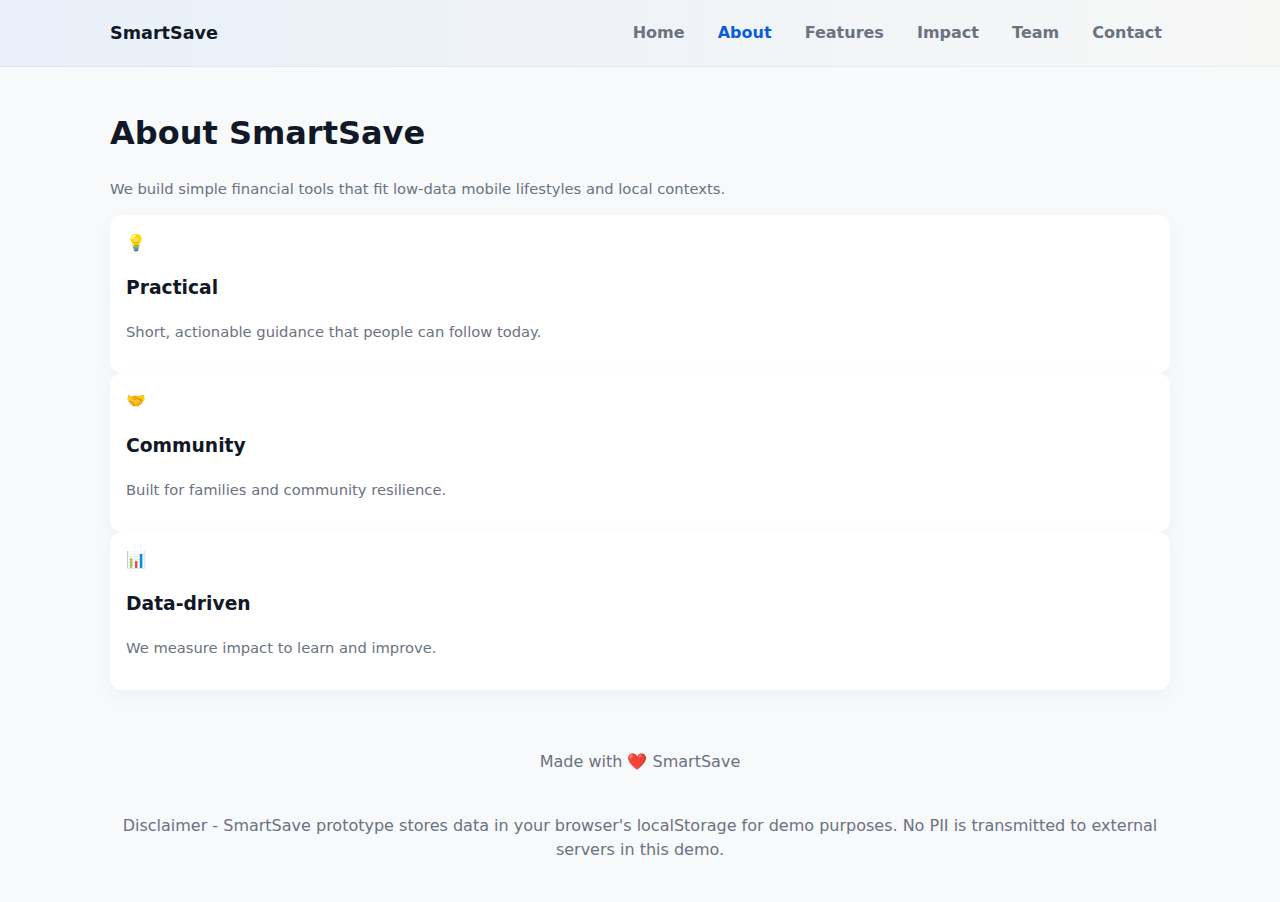
<file: about.html>
<!DOCTYPE html>
<html lang="en">
  <head>
    <meta charset="utf-8" />
    <meta name="viewport" content="width=device-width,initial-scale=1" />
    <title>SmartSave — About</title>
    <link rel="stylesheet" href="css/styles.css" />
  </head>
  <body>
    <header class="navbar">
      <div class="container nav-inner">
        <div class="brand">SmartSave</div>
        <nav class="nav-links">
          <a href="index.html">Home</a>
          <a href="about.html" class="active">About</a>
          <a href="features.html">Features</a>
          <a href="impact.html">Impact</a>
          <a href="team.html">Team</a>
          <a href="contact.html">Contact</a>
        </nav>
      </div>
    </header>

    <main class="container">
      <section class="about-hero">
        <h1>About SmartSave</h1>
        <p class="small-muted">
          We build simple financial tools that fit low-data mobile lifestyles and local contexts.
        </p>
      </section>

      <section class="values-grid">
        <div class="card value">
          <div class="icon">💡</div>
          <h3>Practical</h3>
          <p class="small-muted">Short, actionable guidance that people can follow today.</p>
        </div>
        <div class="card value">
          <div class="icon">🤝</div>
          <h3>Community</h3>
          <p class="small-muted">Built for families and community resilience.</p>
        </div>
        <div class="card value">
          <div class="icon">📊</div>
          <h3>Data-driven</h3>
          <p class="small-muted">We measure impact to learn and improve.</p>
        </div>
      </section>
    </main>

    <footer class="footer">
      <div class="container">Made with ❤️ SmartSave</div>
      <div class="container">
        Disclaimer - SmartSave prototype stores data in your browser's localStorage for demo
        purposes. No PII is transmitted to external servers in this demo.
      </div>
    </footer>
    <script src="js/app.js"></script>
  </body>
</html>
</file>
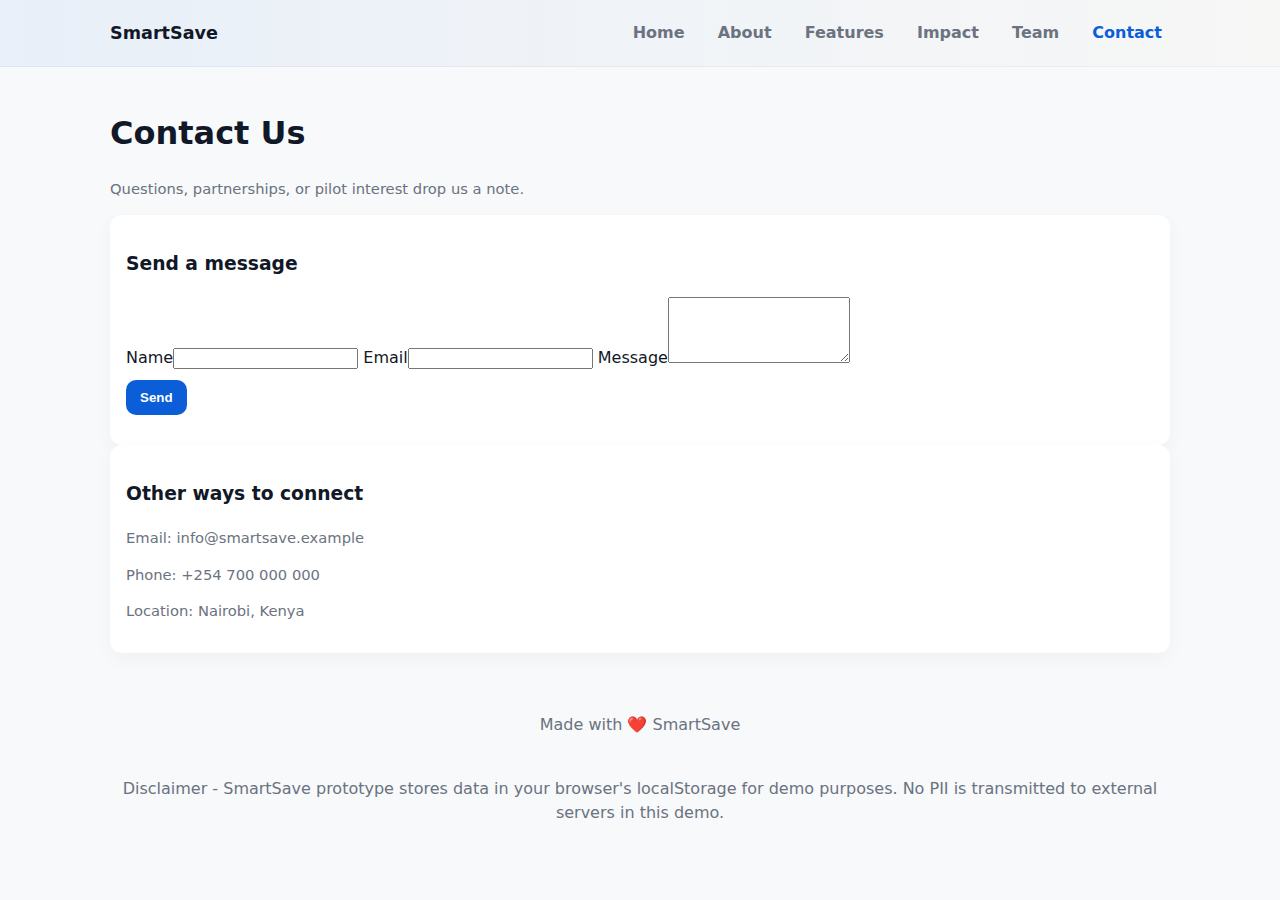
<file: contact.html>
<!DOCTYPE html>
<html lang="en">
  <head>
    <meta charset="utf-8" />
    <meta name="viewport" content="width=device-width,initial-scale=1" />
    <title>SmartSave — Contact</title>
    <link rel="stylesheet" href="css/styles.css" />
  </head>
  <body>
    <header class="navbar">
      <div class="container nav-inner">
        <div class="brand">SmartSave</div>
        <nav class="nav-links">
          <a href="index.html">Home</a>
          <a href="about.html">About</a>
          <a href="features.html">Features</a>
          <a href="impact.html">Impact</a>
          <a href="team.html">Team</a>
          <a href="contact.html" class="active">Contact</a>
        </nav>
      </div>
    </header>

    <main class="container">
      <section class="contact-hero">
        <h1>Contact Us</h1>
        <p class="small-muted">Questions, partnerships, or pilot interest drop us a note.</p>
      </section>

      <section class="contact-grid">
        <div class="card">
          <h3>Send a message</h3>
          <form id="contact-form">
            <label>Name</label><input id="contact-name" required /> <label>Email</label
            ><input id="contact-email" type="email" required /> <label>Message</label
            ><textarea id="contact-message" rows="4" required></textarea>
            <div style="margin-top: 10px">
              <button class="btn" type="submit">Send</button>
            </div>
          </form>
          <p id="contact-msg" class="small-muted" style="margin-top: 8px"></p>
        </div>

        <div class="card">
          <h3>Other ways to connect</h3>
          <p class="small-muted">Email: info@smartsave.example</p>
          <p class="small-muted">Phone: +254 700 000 000</p>
          <p class="small-muted">Location: Nairobi, Kenya</p>
        </div>
      </section>
    </main>

    <footer class="footer">
      <div class="container">Made with ❤️ SmartSave</div>
      <div class="container">
        Disclaimer - SmartSave prototype stores data in your browser's localStorage for demo
        purposes. No PII is transmitted to external servers in this demo.
      </div>
    </footer>
    <script src="js/app.js"></script>
  </body>
</html>
</file>
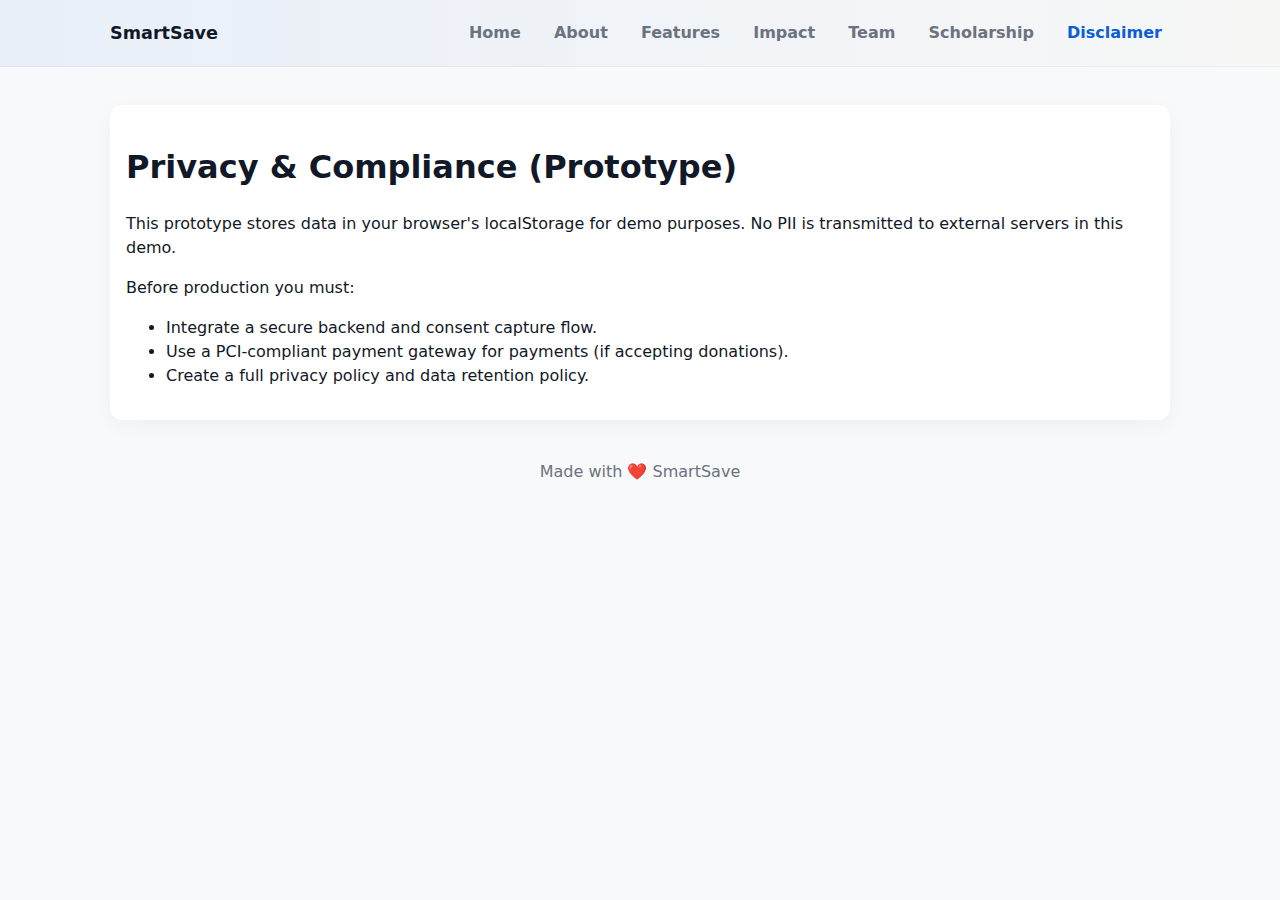
<file: privacy.html>
<!DOCTYPE html>
<html lang="en">
  <head>
    <meta charset="utf-8" />
    <title>Privacy — SmartSave (Prototype)</title>
    <meta name="viewport" content="width=device-width,initial-scale=1" />
    <link rel="stylesheet" href="css/styles.css" />
  </head>
  <body>
    <header class="navbar">
      <div class="container nav-inner">
        <div class="brand">SmartSave</div>
        <nav class="nav-links" aria-label="Main navigation">
          <a href="index.html">Home</a>
          <a href="about.html">About</a>
          <a href="features.html">Features</a>
          <a href="impact.html">Impact</a>
          <a href="team.html">Team</a>
          <a href="contact.html">Scholarship</a>
          <a href="privacy.html" class="active">Disclaimer</a>
        </nav>
        <div class="burger" onclick="toggleMenu()">☰</div>
      </div>
    </header>

    <main class="container">
      <section class="card" style="margin-top: 18px">
        <h1>Privacy & Compliance (Prototype)</h1>
        <p>
          This prototype stores data in your browser's localStorage for demo purposes. No PII is
          transmitted to external servers in this demo.
        </p>
        <p>Before production you must:</p>
        <ul>
          <li>Integrate a secure backend and consent capture flow.</li>
          <li>Use a PCI-compliant payment gateway for payments (if accepting donations).</li>
          <li>Create a full privacy policy and data retention policy.</li>
        </ul>
      </section>
    </main>

    <footer class="footer container">Made with ❤️ SmartSave</footer>

    <script src="js/app.js"></script>
  </body>
</html>
</file>
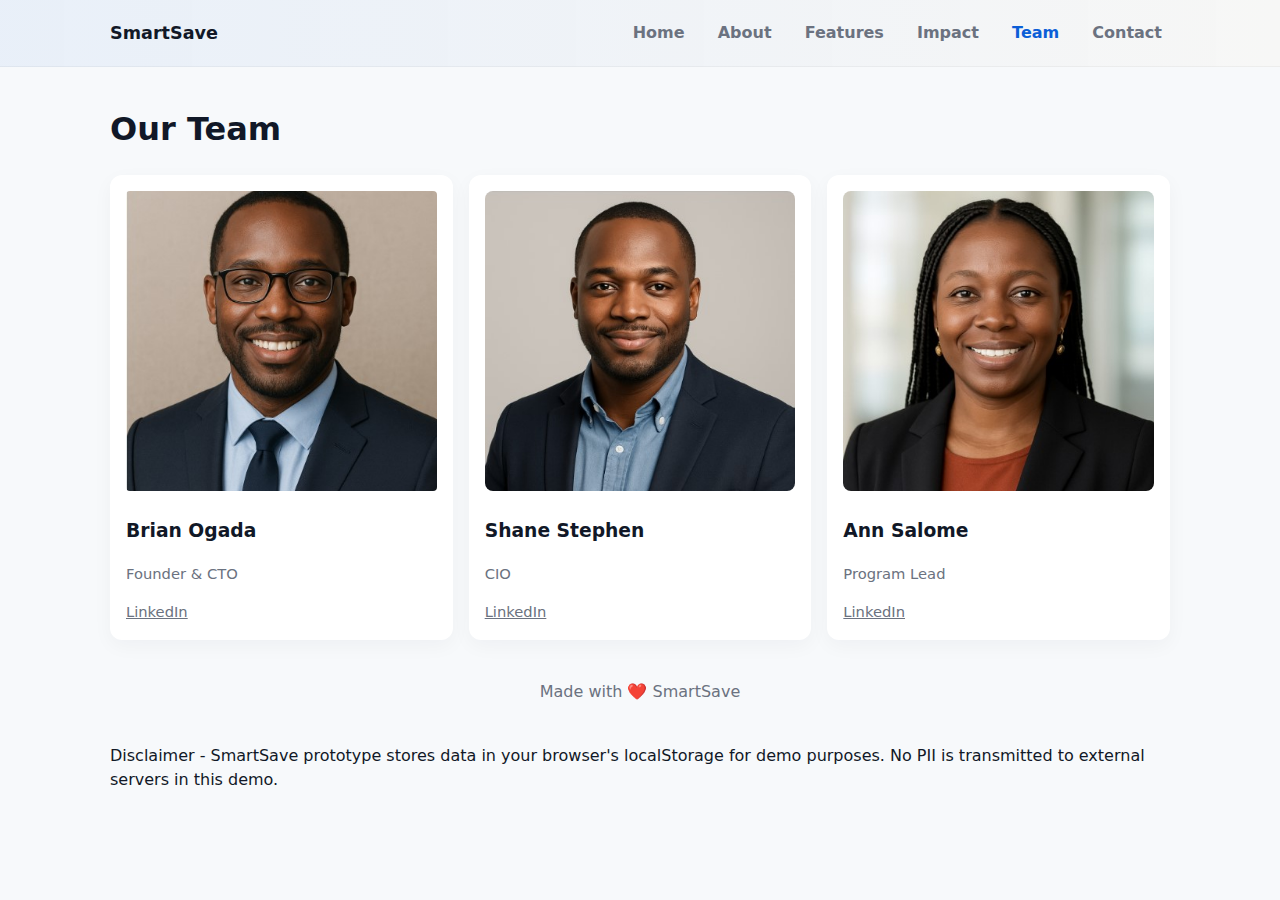
<file: team.html>
<!DOCTYPE html>
<html lang="en">
  <head>
    <meta charset="utf-8" />
    <title>SmartSave — Team</title></title>
    <meta name="viewport" content="width=device-width,initial-scale=1" />
    <link rel="stylesheet" href="css/styles.css" />
  </head>
  <body>
    <!-- <div class="prototype-banner container">Prototype — team entries are placeholders.</div> -->

    <header class="navbar">
      <div class="container nav-inner">
        <div class="brand">SmartSave</div>
        <nav class="nav-links" aria-label="Main navigation">
          <a href="index.html">Home</a>
          <a href="about.html">About</a>
          <a href="features.html">Features</a>
          <a href="impact.html">Impact</a>
          <a href="team.html" class="active">Team</a>
          <a href="contact.html">Contact</a>
        </nav>
        <div class="burger" onclick="toggleMenu()">☰</div>
      </div>
    </header>

    <main class="container">
      <h1 style="margin-top: 18px">Our Team</h1>
      <div class="grid grid-3" style="margin-top: 12px">
        <div class="card">
          <img
            src="assets/images/team1.jpg"
            alt="Team member photo"
            style="width: 100%; border-radius: 4px; height: 300px; object-fit: cover"
          />
          <h3>Brian Ogada</h3>
          <p class="small-muted">Founder & CTO</p>
          <a href="#" class="small-muted">LinkedIn</a>
        </div>
        <div class="card">
          <img
            src="assets/images/team2.jpg"
            alt="Team member photo"
            style="width: 100%; border-radius: 8px; height: 300px; object-fit: cover"
          />
          <h3>Shane Stephen</h3>
          <p class="small-muted">CIO</p>
          <a href="#" class="small-muted">LinkedIn</a>
        </div>
        <div class="card">
          <img
            src="assets/images/team3.jpg"
            alt="Team member photo"
            style="width: 100%; border-radius: 8px; height: 300px; object-fit: cover"
          />
          <h3>Ann Salome</h3>
          <p class="small-muted">Program Lead</p>
          <a href="#" class="small-muted">LinkedIn</a>
        </div>
      </div>
    </main>

    <footer class="footer container">Made with ❤️ SmartSave</footer>
    <div class="container">Disclaimer - SmartSave prototype stores data in your browser's localStorage for demo purposes. No PII is
          transmitted to external servers in this demo.</div>

    <script src="js/app.js"></script>
  </body>
</html>
</file>
<file: css/styles.css>
:root {
  --primary: #0b5ed7;
  --accent: #ff9800;
  --muted: #6b7280;
  --bg: #f7f9fb;
  --card: #ffffff;
  --radius: 12px;
  --gap: 18px;
}

* {
  box-sizing: border-box;
}
html,
body {
  height: 100%;
}
body {
  margin: 0;
  font-family: Inter, system-ui, -apple-system, Segoe UI, Roboto, 'Helvetica Neue', Arial;
  background: var(--bg);
  color: #111827;
  -webkit-font-smoothing: antialiased;
  -moz-osx-font-smoothing: grayscale;
  line-height: 1.5;
}

/* container */
.container {
  max-width: 1100px;
  margin: 0 auto;
  padding: 20px;
}

/* Navbar */
.navbar {
  background: linear-gradient(90deg, rgba(11, 94, 215, 0.06), rgba(255, 152, 0, 0.02));
  border-bottom: 1px solid rgba(0, 0, 0, 0.04);
}
.nav-inner {
  display: flex;
  align-items: center;
  justify-content: space-between;
  gap: 12px;
}
.brand {
  font-weight: 700;
  font-size: 1.1rem;
}
.nav-links a {
  color: var(--muted);
  text-decoration: none;
  margin-left: 12px;
  padding: 8px;
  border-radius: 8px;
  font-weight: 600;
}
.nav-links a.active {
  color: var(--primary);
}
.burger {
  display: none;
}

/* hero */
.hero {
  margin: 28px 0;
}
.hero-card {
  background: var(--card);
  padding: 24px;
  border-radius: var(--radius);
  box-shadow: 0 6px 20px rgba(16, 24, 40, 0.04);
}
.hero-content {
  display: flex;
  gap: 20px;
  align-items: center;
  justify-content: space-between;
}
.hero-text h1 {
  margin: 0;
  font-size: 1.6rem;
}
.kpi-row {
  display: flex;
  gap: 12px;
  margin-top: 10px;
}
.kpi {
  background: rgba(0, 0, 0, 0.03);
  padding: 10px;
  border-radius: 10px;
  text-align: center;
}
.kpi-value {
  font-weight: 700;
  color: var(--primary);
}
.kpi-label {
  font-size: 0.85rem;
  color: var(--muted);
}
.hero-side img {
  width: 220px;
  border-radius: 10px;
  object-fit: cover;
}

/* grid */
.grid {
  display: grid;
  gap: 16px;
}
.grid-3 {
  grid-template-columns: repeat(3, 1fr);
}
.grid-2 {
  grid-template-columns: repeat(2, 1fr);
}
@media (max-width: 980px) {
  .grid-3 {
    grid-template-columns: repeat(2, 1fr);
  }
}
@media (max-width: 560px) {
  .grid-3,
  .grid-2 {
    grid-template-columns: 1fr;
  }
}

/* cards */
.card {
  background: var(--card);
  padding: 16px;
  border-radius: 12px;
  box-shadow: 0 6px 20px rgba(16, 24, 40, 0.04);
}
.cta {
  display: flex;
  justify-content: space-between;
  align-items: center;
  gap: 12px;
  flex-wrap: wrap;
}

/* buttons */
.btn {
  background: var(--primary);
  color: #fff;
  padding: 10px 14px;
  border-radius: 10px;
  border: 0;
  font-weight: 700;
  cursor: pointer;
}
.btn.ghost {
  background: transparent;
  border: 1px solid rgba(0, 0, 0, 0.06);
  color: var(--muted);
}

/* small text */
.small-muted {
  color: var(--muted);
  font-size: 0.92rem;
}

/* snapshot */
.snapshot {
  padding: 16px;
}
.snapshot-grid {
  display: flex;
  gap: 18px;
  align-items: center;
  justify-content: space-between;
}

/* feature page specifics */
.feature-card {
  margin: 18px 0;
  padding: 18px;
  background: var(--card);
  border-radius: 12px;
}
.form-row {
  margin-bottom: 12px;
}
.form-actions {
  display: flex;
  gap: 12px;
  align-items: center;
  margin-top: 10px;
}
.expense-item {
  display: flex;
  gap: 8px;
  align-items: center;
  margin: 8px 0;
}
.expense-item input {
  padding: 8px;
  border-radius: 8px;
  border: 1px solid #e6e9ef;
}

/* charts */
.chart-wrap {
  margin-top: 12px;
}
.results p {
  margin: 6px 0;
}

/* progress */
.progress-bar {
  background: #e6e9ef;
  height: 14px;
  border-radius: 10px;
  overflow: hidden;
  margin: 10px 0;
}
#progress-fill {
  height: 100%;
  width: 0;
  background: linear-gradient(90deg, var(--primary), var(--accent));
  transition: width 0.4s ease;
}

/* templates modal */
.modal {
  display: none;
  position: fixed;
  z-index: 1200;
  left: 0;
  top: 0;
  width: 100%;
  height: 100%;
  background: rgba(2, 6, 23, 0.5);
  align-items: center;
  justify-content: center;
  padding: 20px;
}
.modal-content {
  background: var(--card);
  padding: 18px;
  border-radius: 12px;
  max-width: 900px;
  width: 100%;
  box-shadow: 0 10px 40px rgba(2, 6, 23, 0.2);
}
.templates-grid {
  display: grid;
  grid-template-columns: repeat(auto-fit, minmax(220px, 1fr));
  gap: 16px;
  margin-top: 12px;
}
.template-card {
  padding: 12px;
  border-radius: 10px;
  background: rgba(0, 0, 0, 0.03);
  text-align: center;
}
.template-card img {
  width: 100%;
  height: 120px;
  object-fit: cover;
  border-radius: 8px;
}

/* accordion */
.accordion .accordion-item {
  border-bottom: 1px solid rgba(0, 0, 0, 0.04);
  padding: 12px;
}
.accordion .accordion-header {
  display: flex;
  justify-content: space-between;
  align-items: center;
  cursor: pointer;
}
.accordion .accordion-body {
  display: none;
  padding-top: 10px;
}

/* partners */
.partners {
  margin: 28px 0;
  text-align: center;
}
.partners-logos {
  display: grid;
  grid-template-columns: repeat(auto-fit, minmax(120px, 1fr));
  gap: 20px;
  margin-top: 16px;
}
.partner-card {
  padding: 12px;
  background: var(--card);
  border-radius: 8px;
  box-shadow: 0 6px 20px rgba(16, 24, 40, 0.04);
}
.partner-card img {
  width: 100%;
  max-height: 60px;
  object-fit: contain;
  filter: grayscale(100%);
  opacity: 0.8;
  transition: all 0.25s;
}
.partner-card img:hover {
  filter: none;
  opacity: 1;
}

/* footer */
.footer {
  background: transparent;
  padding: 20px 0;
  text-align: center;
  color: var(--muted);
}

/* responsive adjustments */
@media (max-width: 900px) {
  .hero-content {
    flex-direction: column;
    align-items: center;
    text-align: center;
  }
  .hero-side img {
    width: 180px;
  }
  .grid-3 {
    grid-template-columns: repeat(2, 1fr);
  }
}
@media (max-width: 560px) {
  .grid-3 {
    grid-template-columns: 1fr;
  }
  .hero-side img {
    width: 100%;
  }
  .nav-links {
    display: none;
  }
  .burger {
    display: block;
  }
}
</file>
